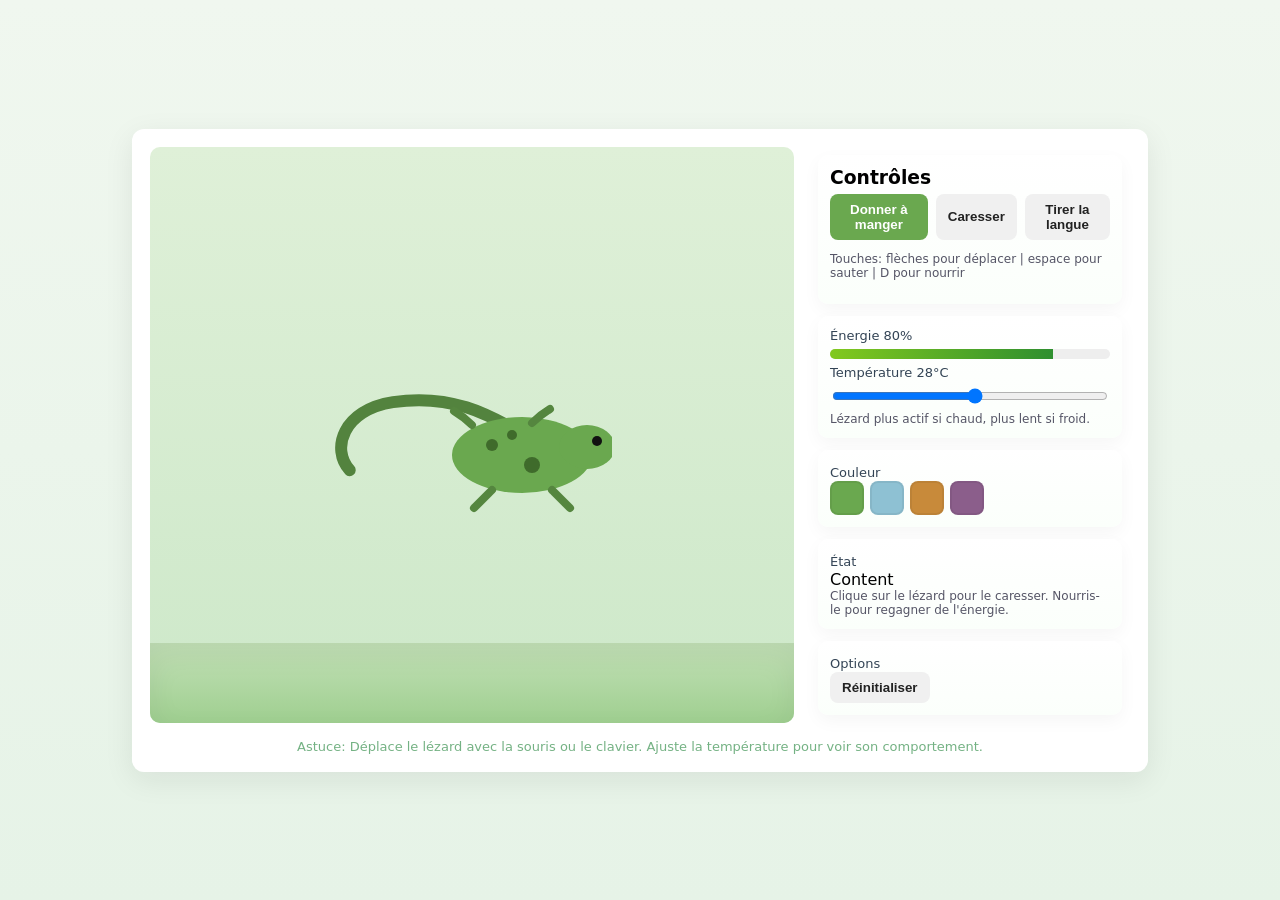
<file: Gametestindex.html>
<!doctype html>
<html lang="fr">
<head>
  <meta charset="utf-8" />
  <meta name="viewport" content="width=device-width,initial-scale=1" />
  <title>Reptile interactif</title>
  <style>
    :root{--bg:#f0f7ef;--panel:#ffffff;--accent:#6aa84f}
    html,body{height:100%;margin:0;font-family:Inter, system-ui, -apple-system, 'Segoe UI', Roboto, 'Helvetica Neue', Arial}
    body{background:linear-gradient(180deg,var(--bg),#e6f3e7);display:flex;align-items:center;justify-content:center}
    .app{width:980px;max-width:96%;background:var(--panel);box-shadow:0 8px 30px rgba(20,30,20,0.08);border-radius:12px;padding:18px;display:grid;grid-template-columns:1fr 320px;gap:16px}

    /* Canvas area */
    .env{background:linear-gradient(180deg,#dff0d8 0%, #cde8c9 100%);border-radius:10px;position:relative;overflow:hidden;min-height:560px;display:flex;align-items:center;justify-content:center}
    .floor{position:absolute;left:0;right:0;bottom:0;height:80px;background:linear-gradient(180deg,#c2e0b6,#9fcf90);box-shadow:inset 0 10px 30px rgba(0,0,0,0.06)}

    /* Lizard (SVG container) */
    #lizardWrap{position:absolute;touch-action:none;cursor:grab;user-select:none}
    #lizardWrap.grabbing{cursor:grabbing}

    /* Controls */
    .controls{padding:8px;display:flex;flex-direction:column;gap:12px}
    .card{background:linear-gradient(180deg,#fff,#fbfffb);padding:12px;border-radius:10px;box-shadow:0 6px 18px rgba(10,20,10,0.04)}
    .row{display:flex;gap:8px}
    button{border:0;background:var(--accent);color:white;padding:8px 12px;border-radius:8px;font-weight:600;cursor:pointer}
    button.secondary{background:#f0f0f0;color:#222}
    label{font-size:13px;color:#345}
    .status{font-size:14px;color:#235;display:flex;flex-direction:column;gap:6px}
    .meter{height:10px;background:#eee;border-radius:10px;overflow:hidden}
    .meter>div{height:100%;background:linear-gradient(90deg,#82c91e,#2f8f2f);width:50%}

    /* small helpers */
    .tiny{font-size:12px;color:#556}
    .controls h3{margin:0 0 6px 0}
    .color-swatch{display:flex;gap:6px}
    .sw{width:30px;height:30px;border-radius:8px;cursor:pointer;border:2px solid rgba(0,0,0,0.06)}

    footer.tips{grid-column:1/-1;text-align:center;color:#6a7;opacity:.9;font-size:13px}
  </style>
</head>
<body>
  <div class="app">
    <div class="env" id="env">
      <div id="lizardWrap" aria-label="Lizard" role="img">
        <!-- SVG lizard: simple stylable shapes -->
        <svg id="lizard" width="280" height="160" viewBox="0 0 280 160" xmlns="http://www.w3.org/2000/svg">
          <!-- tail -->
          <path id="tail" d="M20 100 C 0 80, 10 40, 60 30 C 120 18, 160 40, 190 55" fill="none" stroke="#4b7a3a" stroke-width="12" stroke-linecap="round" />
          <!-- body -->
          <ellipse id="body" cx="190" cy="80" rx="70" ry="38" fill="#6aa84f" />
          <!-- head -->
          <ellipse id="head" cx="255" cy="72" rx="28" ry="22" fill="#6aa84f" />
          <!-- eye -->
          <circle id="eye" cx="265" cy="66" r="5" fill="#111" />
          <!-- tongue (hidden) -->
          <path id="tongue" d="M266 76 q12 8 20 6" stroke="#d94" stroke-width="4" stroke-linecap="round" fill="none" opacity="0" />
          <!-- legs -->
          <path class="leg" d="M160 115 q-10 10,-18 18" stroke="#4b7a3a" stroke-width="8" stroke-linecap="round" />
          <path class="leg" d="M220 115 q10 10,18 18" stroke="#4b7a3a" stroke-width="8" stroke-linecap="round" />
          <path class="leg" d="M140 50 q-8 -8,-18 -14" stroke="#4b7a3a" stroke-width="8" stroke-linecap="round" />
          <path class="leg" d="M200 48 q8 -8,18 -14" stroke="#4b7a3a" stroke-width="8" stroke-linecap="round" />
          <!-- spots -->
          <g id="spots">
            <circle cx="160" cy="70" r="6" fill="#3f6b2b" />
            <circle cx="200" cy="90" r="8" fill="#3f6b2b" />
            <circle cx="180" cy="60" r="5" fill="#3f6b2b" />
          </g>
        </svg>
      </div>
      <div class="floor"></div>
    </div>

    <aside class="controls">
      <div class="card">
        <h3>Contrôles</h3>
        <div class="row tiny">
          <button id="feedBtn">Donner à manger</button>
          <button id="petBtn" class="secondary">Caresser</button>
          <button id="tongueBtn" class="secondary">Tirer la langue</button>
        </div>
        <p class="tiny">Touches: flèches pour déplacer | espace pour sauter | D pour nourrir</p>
      </div>

      <div class="card status">
        <label>Énergie <span id="energyVal">80%</span></label>
        <div class="meter"><div id="energyBar" style="width:80%"></div></div>
        <label>Température <span id="tempVal">28°C</span></label>
        <input id="tempSlider" type="range" min="15" max="40" value="28" />
        <div class="tiny">Lézard plus actif si chaud, plus lent si froid.</div>
      </div>

      <div class="card">
        <label>Couleur</label>
        <div class="color-swatch" id="colors">
          <div class="sw" data-col="#6aa84f" style="background:#6aa84f"></div>
          <div class="sw" data-col="#8ec1d3" style="background:#8ec1d3"></div>
          <div class="sw" data-col="#c88a3a" style="background:#c88a3a"></div>
          <div class="sw" data-col="#8b5e8b" style="background:#8b5e8b"></div>
        </div>
      </div>

      <div class="card">
        <label>État</label>
        <div id="mood">Content</div>
        <div class="tiny">Clique sur le lézard pour le caresser. Nourris-le pour regagner de l'énergie.</div>
      </div>

      <div class="card">
        <label>Options</label>
        <div class="row">
          <button id="resetBtn" class="secondary">Réinitialiser</button>
        </div>
      </div>
    </aside>

    <footer class="tips">Astuce: Déplace le lézard avec la souris ou le clavier. Ajuste la température pour voir son comportement.</footer>
  </div>

  <script>
    // Basic state
    const state = {
      x: 320, y: 280, angle: 0, energy: 80, temp: 28, mood: 'Content', color: '#6aa84f'
    };

    const wrap = document.getElementById('lizardWrap');
    const env = document.getElementById('env');
    const energyBar = document.getElementById('energyBar');
    const energyVal = document.getElementById('energyVal');
    const tempSlider = document.getElementById('tempSlider');
    const tempVal = document.getElementById('tempVal');
    const moodEl = document.getElementById('mood');
    const lizard = document.getElementById('lizard');
    const tongue = document.getElementById('tongue');
    const feedBtn = document.getElementById('feedBtn');
    const petBtn = document.getElementById('petBtn');
    const tongueBtn = document.getElementById('tongueBtn');
    const resetBtn = document.getElementById('resetBtn');

    // initialize position
    function applyPosition(){
      wrap.style.left = state.x + 'px';
      wrap.style.top = state.y + 'px';
    }
    applyPosition();

    // color change
    document.getElementById('colors').addEventListener('click', e=>{
      const sw = e.target.closest('.sw'); if(!sw) return;
      state.color = sw.dataset.col;
      document.getElementById('body').setAttribute('fill', state.color);
      document.getElementById('head').setAttribute('fill', state.color);
      document.querySelectorAll('.leg').forEach(el=>el.setAttribute('stroke', shade(state.color,-20)));
      document.getElementById('tail').setAttribute('stroke', shade(state.color,-22));
    });

    // simple color shade helper
    function shade(hex, percent){
      const f=parseInt(hex.slice(1),16),t=percent<0?0:255,p=Math.abs(percent)/100;
      const R=Math.round((t - (f>>16))*p) + (f>>16);
      const G=Math.round((t - (f>>8 & 0x00FF))*p) + (f>>8 & 0x00FF);
      const B=Math.round((t - (f & 0x0000FF))*p) + (f & 0x0000FF);
      return '#'+(0x1000000 + (R<<16) + (G<<8) + B).toString(16).slice(1);
    }

    // feed
    feedBtn.addEventListener('click', ()=>{ feed(20); });
    document.addEventListener('keydown', e=>{ if(e.key.toLowerCase()==='d') feed(20); });
    function feed(amount){ state.energy = Math.min(100, state.energy + amount); updateUI(); pulse('body',1.06); showMessage('Miam!'); }

    // pet
    petBtn.addEventListener('click', ()=>{ pet(); });
    wrap.addEventListener('click', ()=>{ pet(); });
    function pet(){ state.mood = 'Heureux'; state.energy = Math.min(100, state.energy + 5); updateUI(); pulse('body',1.08); showMessage('Purr...'); }

    // tongue
    tongueBtn.addEventListener('click', ()=>{ flickTongue(); });
    function flickTongue(){ tongue.style.transition='opacity 0.08s'; tongue.style.opacity=1; setTimeout(()=>{ tongue.style.opacity=0; },300); }

    // temporary message
    let msgTimeout=null;
    function showMessage(t){ moodEl.textContent = t; clearTimeout(msgTimeout); msgTimeout=setTimeout(()=>{ moodEl.textContent = state.mood; },1200); }

    // pulse animation for a part
    function pulse(id, scale=1.1){ const el = document.getElementById(id); el.style.transition='transform 150ms'; el.style.transform = 'scale('+scale+')'; setTimeout(()=>{ el.style.transform='scale(1)'; },200); }

    // energy/time loop
    setInterval(()=>{
      // deplete energy slowly, faster if active (based on temp)
      const activity = Math.max(0, (state.temp-22)/8); // more active when warm
      state.energy = Math.max(0, state.energy - 0.02 - activity*0.02);
      updateUI();
      // small random moves if energy above threshold
      if(state.energy>20 && Math.random()<0.02*activity){ wander(); }
    },100);

    function updateUI(){ energyBar.style.width = state.energy + '%'; energyVal.textContent = Math.round(state.energy) + '%'; tempVal.textContent = state.temp + '°C'; moodEl.textContent = state.mood; }

    // temperature control
    tempSlider.addEventListener('input', e=>{ state.temp = parseInt(e.target.value,10); updateUI(); adjustActivity(); });

    function adjustActivity(){
      // change speed visually by adjusting transform/rotation amplitude
      const t = state.temp;
      if(t<20) state.mood = 'Lento';
      else if(t<26) state.mood = 'Calme';
      else state.mood = 'Alerte';
      updateUI();
    }

    // wandering behavior
    function wander(){ const dx = (Math.random()-0.5)*40; const dy = (Math.random()-0.5)*30; moveBy(dx,dy); }

    // move helpers
    function moveBy(dx,dy){ state.x = clamp(state.x + dx, 20, env.clientWidth - 160); state.y = clamp(state.y + dy, 40, env.clientHeight - 120); applyPosition(); }
    function clamp(v,a,b){ return Math.max(a, Math.min(b, v)); }

    // keyboard control
    window.addEventListener('keydown', e=>{
      const step = state.temp>28?18:8; // faster when warm
      if(e.key==='ArrowLeft'){ moveBy(-step,0); }
      if(e.key==='ArrowRight'){ moveBy(step,0); }
      if(e.key==='ArrowUp'){ moveBy(0,-step); }
      if(e.key==='ArrowDown'){ moveBy(0,step); }
      if(e.code==='Space'){ hop(); }
    });

    function hop(){ pulse('lizard',1.02); state.energy = Math.max(0, state.energy - 2); updateUI(); }

    // dragging with mouse/touch
    let dragging=false, dragOff={x:0,y:0};
    wrap.addEventListener('pointerdown', e=>{
      dragging=true; wrap.classList.add('grabbing'); const rect=wrap.getBoundingClientRect(); dragOff.x = e.clientX - rect.left; dragOff.y = e.clientY - rect.top; wrap.setPointerCapture(e.pointerId);
    });
    wrap.addEventListener('pointermove', e=>{ if(!dragging) return; state.x = clamp(e.clientX - dragOff.x, 20, env.clientWidth - 160); state.y = clamp(e.clientY - dragOff.y, 40, env.clientHeight - 120); applyPosition(); });
    wrap.addEventListener('pointerup', e=>{ dragging=false; wrap.classList.remove('grabbing'); try{ wrap.releasePointerCapture(e.pointerId); }catch(e){} });

    // reset
    resetBtn.addEventListener('click', ()=>{ state.x=320; state.y=280; state.energy=80; state.temp=28; tempSlider.value=28; document.getElementById('body').setAttribute('fill', '#6aa84f'); document.getElementById('head').setAttribute('fill', '#6aa84f'); updateUI(); applyPosition(); });

    // responsive init: center lizard in env
    function center(){ state.x = Math.round(env.clientWidth/2 - 140); state.y = Math.round(env.clientHeight/2 - 60); applyPosition(); }
    window.addEventListener('resize', center); center();

    // small accessibility: focus style
    wrap.tabIndex = 0;

    // make parts selectable for fun: click eye to blink
    document.getElementById('eye').addEventListener('click', e=>{ e.stopPropagation(); blink(); });
    function blink(){ const eye = document.getElementById('eye'); eye.style.transition='r 80ms'; eye.setAttribute('r',2); setTimeout(()=>eye.setAttribute('r',5),200); }

    // initial colorization of strokes
    document.querySelectorAll('.leg').forEach(el=>el.setAttribute('stroke', shade(state.color,-20)));
    document.getElementById('tail').setAttribute('stroke', shade(state.color,-22));
    updateUI();

    // small GIF-like animation: tail wag when mood Alerte
    setInterval(()=>{
      const ang = (state.mood==='Alerte')? (Math.sin(Date.now()/200)*12) : (Math.sin(Date.now()/800)*5);
      document.getElementById('tail').setAttribute('transform', 'translate(0,0) rotate('+ang+' 120 50)');
    },80);

  </script>
</body>
</html>
</file>
